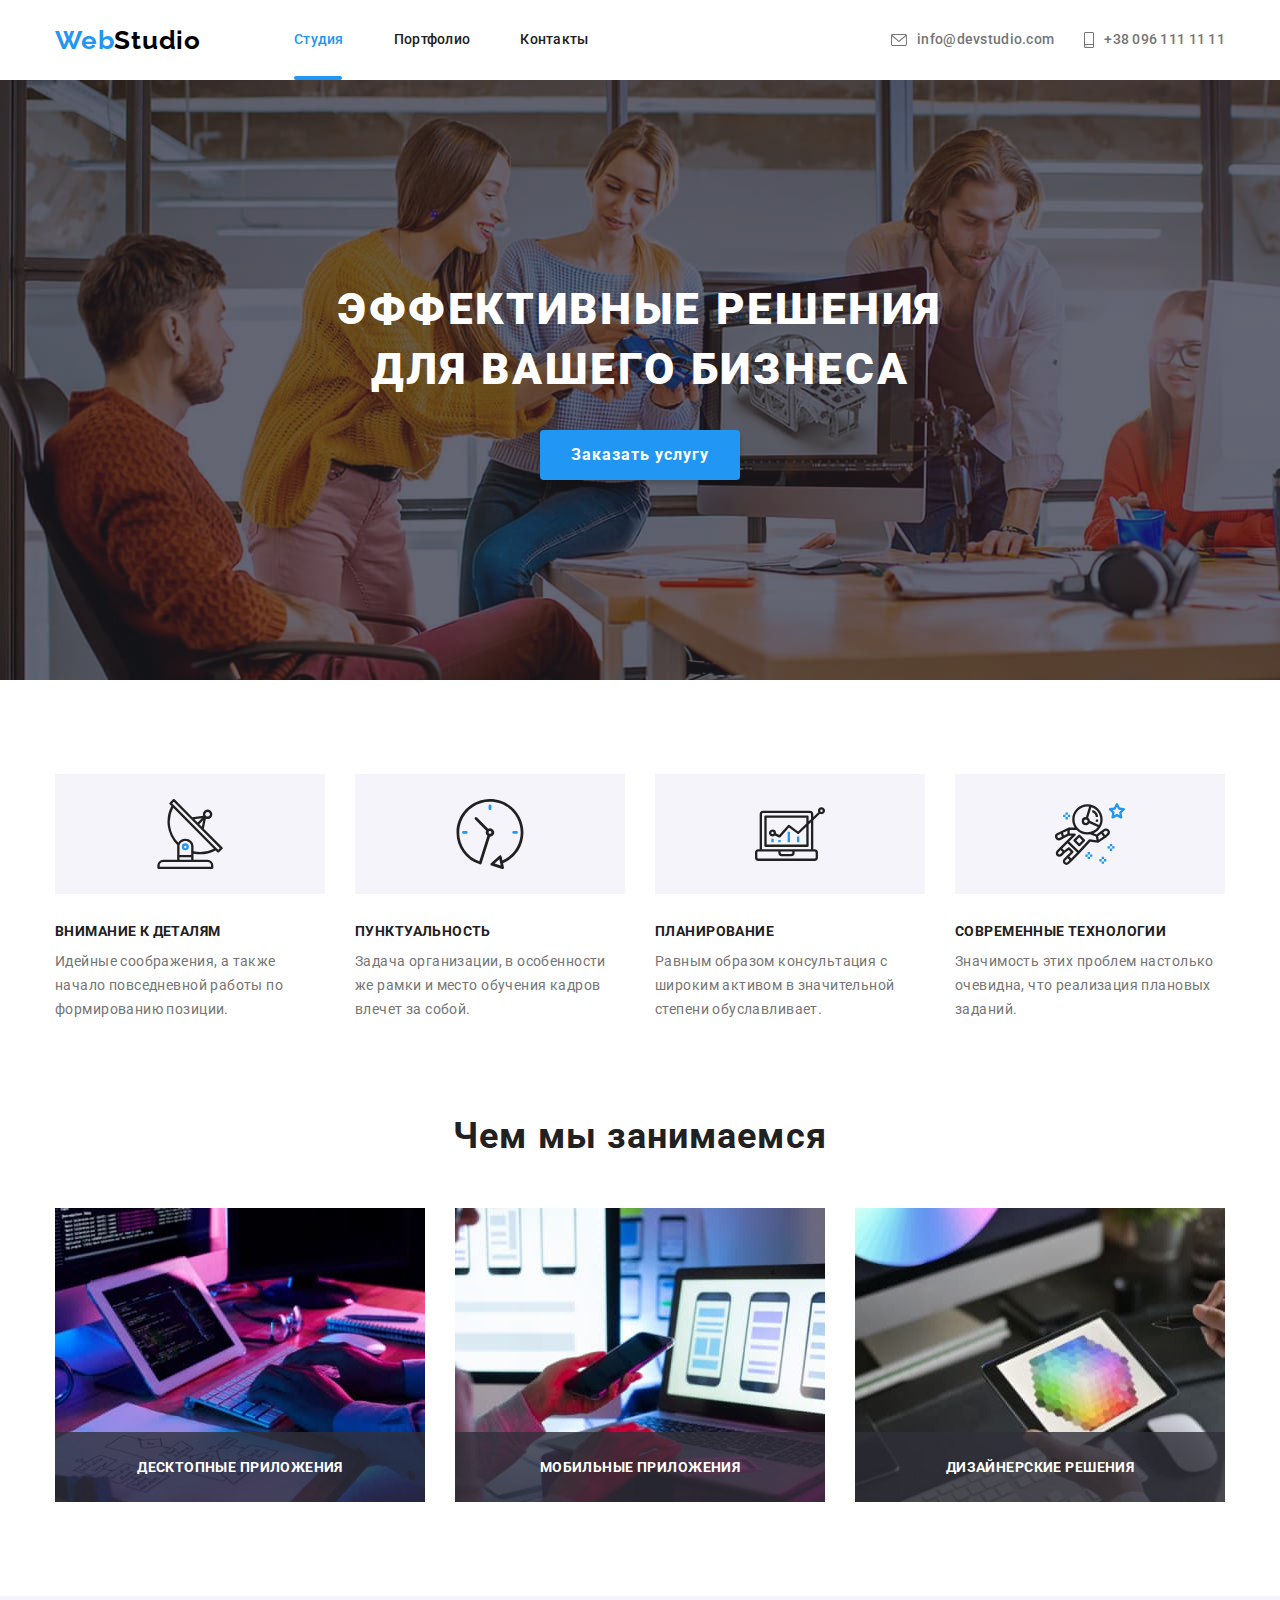
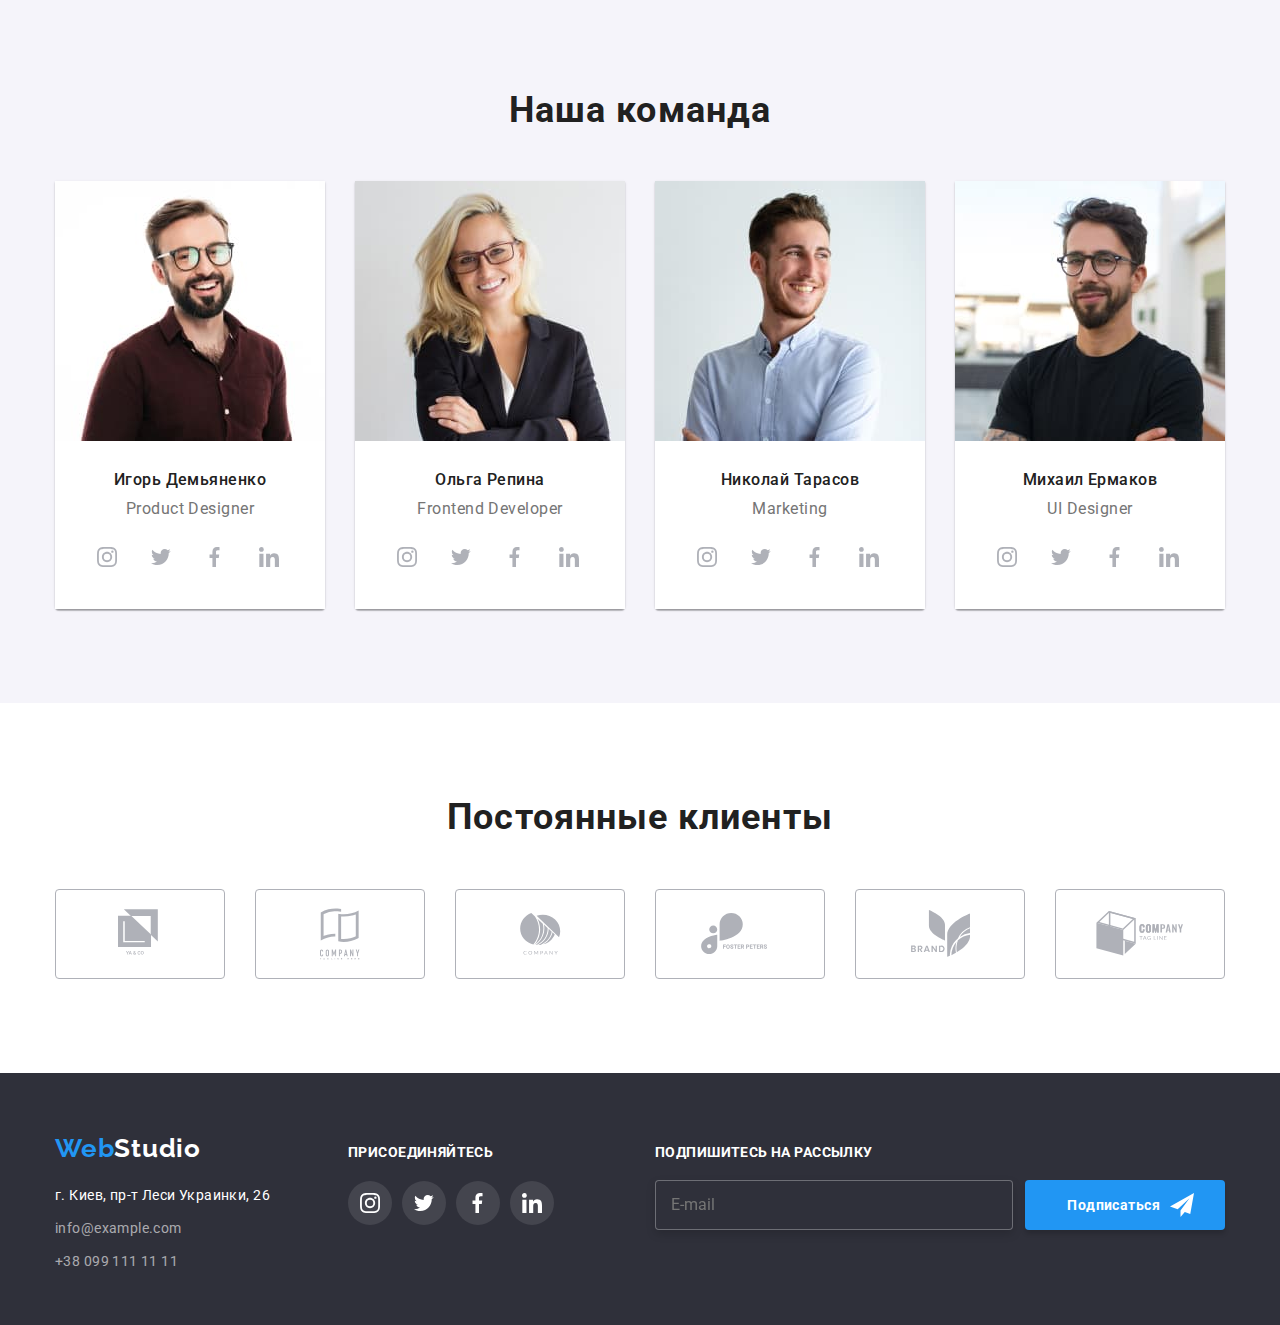
<file: index.html>
<!DOCTYPE html>
<html lang="ru">
  <head>
    <meta charset="UTF-8" />
    <meta name="viewport" content="width=device-width, initial-scale=1.0" />
    <title>Студия</title>
    <link
      rel="stylesheet"
      href="htts://cdnjs.cloudflare.com/ajax/libs/modern-normalize/1.0.0/modern-normalize.css"
    />
    <link
      href="https://fonts.googleapis.com/css2?family=Raleway:wght@700&family=Roboto:wght@400;500;700;900&display=swap"
      rel="stylesheet"
    />

    <link rel="stylesheet" href="./css/main.min.css" />
  </head>

  <body>
    <!-- HEADER -->
    <header class="header">
      <div class="container">
        <nav class="navigation">
          <a class="logo link" href=""
            >Web<span class="logo-second">Studio</span>
          </a>
          <ul class="navigation-list list">
            <li class="navigation-list-item">
              <a
                class="navigation-list-link link current size-navigation nav-list-link"
                href=""
                >Студия</a
              >
            </li>
            <li class="navigation-list-item">
              <a
                class="navigation-list-link link size-navigation nav-list-link"
                href="./portfolio.html"
                >Портфолио</a
              >
            </li>
            <li class="navigation-list-item">
              <a
                class="navigation-list-link link size-navigation nav-list-link"
                href=""
                >Контакты</a
              >
            </li>
          </ul>
        </nav>
        <ul class="list navigation-second">
          <li class="icon-header">
            <a class="header-mail link" href="mailto:info@devstudio.com ">
              <svg width="16" height="12" class="list-icon-header">
                <use href="./images/sprite.svg#icon-mail"></use>
              </svg>
              info@devstudio.com
            </a>
          </li>
          <li class="list-telephone icon-header">
            <a class="header-tel link" href="tel:+380961111111">
              <svg width="10" height="16" class="list-icon-header">
                <use href="./images/sprite.svg#icon-smartphone"></use>
              </svg>
              +38 096 111 11 11
            </a>
          </li>
        </ul>
      </div>
    </header>
    <main>

      <!--OUR DUTIES-->
      <section class="services overlay">
        <div class="container">
          <h1 class="main-title">Эффективные решения для вашего бизнеса</h1>
          <button class="button" type="button" data-modal-open>
            Заказать услугу
          </button>
        </div>
      </section>

      <!--ADVANTAGES-->
      <section class="middle">
        <div class="container">
          <h2 hidden>Наши лучшие качества</h2>
          <ul class="list list-forms">
            <li class="list-quality icon-group">
              <h3 class="quality">Внимание к деталям</h3>
              <p class="quality-inside">
                Идейные соображения, а также начало повседневной работы по
                формированию позиции.
              </p>
            </li>
            <li class="list-quality icon-clock">
              <h3 class="quality">Пунктуальность</h3>
              <p class="quality-inside">
                Задача организации, в особенности же рамки и место обучения
                кадров влечет за собой.
              </p>
            </li>
            <li class="list-quality icon-diagram">
              <h3 class="quality">Планирование</h3>
              <p class="quality-inside">
                Равным образом консультация с широким активом в значительной
                степени обуславливает.
              </p>
            </li>
            <li class="list-quality icon-astronaut">
              <h3 class="quality">Современные технологии</h3>
              <p class="quality-inside">
                Значимость этих проблем настолько очевидна, что реализация
                плановых заданий.
              </p>
            </li>
          </ul>
        </div>
      </section>

      <!--ABOUT US-->
      <section class="jobs">
        <div class="container">
          <h2 class="about-us">Чем мы занимаемся</h2>
          <ul class="list picture-list">
            <li class="job-picture">
              <img
                src="./images/about-us/box-1.jpg"
                alt="ДЕСКТОПНЫЕ ПРИЛОЖЕНИЯ"
                width="370"
                height="294"
              />
              <div class="kind-job-color">
                <p class="kind-job">ДЕСКТОПНЫЕ ПРИЛОЖЕНИЯ</p>
              </div>
            </li>
            <li class="job-picture">
              <img
                src="./images/about-us/img.jpg"
                alt="МОБИЛЬНЫЕ ПРИЛОЖЕНИЯ"
                width="370"
                height="294"
              />
              <div class="kind-job-color">
                <p class="kind-job">МОБИЛЬНЫЕ ПРИЛОЖЕНИЯ</p>
              </div>
            </li>
            <li class="job-picture">
              <img
                src="./images/about-us/box-3.jpg"
                alt="ДИЗАЙНЕРСКИЕ РЕШЕНИЯ"
                width="370"
                height="294"
              />
              <div class="kind-job-color">
                <p class="kind-job">ДИЗАЙНЕРСКИЕ РЕШЕНИЯ</p>
              </div>
            </li>
          </ul>
        </div>
      </section>

      <!--OUR TEAM-->
      <section class="section-second">
        <div class="container">
          <h2 class="team">Наша команда</h2>
          <ul class="list list-photo">
            <li class="photo-border">
              <img
                src="./images/team-photos/img.jpg"
                alt="фото Игорь Демьяненко"
                width="270"
                height="260"
              />
              <div class="name">
                <h3 class="name-team">Игорь Демьяненко</h3>
                <p class="name-profil" lang="en">Product Designer</p>
                <ul class="list list-ic-svg">
                  <li class="list-icon-svg">
                    <a class="link icon-list-team" href="">
                      <svg class="team-svg">
                        <use href="./images/sprite.svg#icon-instagram"></use>
                      </svg>
                    </a>
                  </li>
                  <li class="list-icon-svg">
                    <a class="link icon-list-team" href="">
                      <svg class="team-svg">
                        <use href="./images/sprite.svg#icon-twitter"></use>
                      </svg>
                    </a>
                  </li>
                  <li class="list-icon-svg">
                    <a class="link icon-list-team" href="">
                      <svg class="team-svg">
                        <use href="./images/sprite.svg#icon-facebook"></use>
                      </svg>
                    </a>
                  </li>
                  <li class="list-icon-svg">
                    <a class="link icon-list-team" href="">
                      <svg class="team-svg">
                        <use href="./images/sprite.svg#icon-linkedin"></use>
                      </svg>
                    </a>
                  </li>
                </ul>
              </div>
            </li>
            <li class="photo-border">
              <img
                src="./images/team-photos/img-1.jpg"
                alt="фото Ольга Репина"
                width="270"
                height="260"
              />
              <div class="name">
                <h3 class="name-team">Ольга Репина</h3>
                <p class="name-profil" lang="en">Frontend Developer</p>
                <ul class="list list-ic-svg">
                  <li class="list-icon-svg">
                    <a class="link icon-list-team" href="">
                      <svg class="team-svg">
                        <use href="./images/sprite.svg#icon-instagram"></use>
                      </svg>
                    </a>
                  </li>
                  <li class="list-icon-svg">
                    <a class="link icon-list-team" href="">
                      <svg class="team-svg">
                        <use href="./images/sprite.svg#icon-twitter"></use>
                      </svg>
                    </a>
                  </li>
                  <li class="list-icon-svg">
                    <a class="link icon-list-team" href="">
                      <svg class="team-svg">
                        <use href="./images/sprite.svg#icon-facebook"></use>
                      </svg>
                    </a>
                  </li>
                  <li class="list-icon-svg">
                    <a class="link icon-list-team" href="">
                      <svg class="team-svg">
                        <use href="./images/sprite.svg#icon-linkedin"></use>
                      </svg>
                    </a>
                  </li>
                </ul>
              </div>
            </li>
            <li class="photo-border">
              <img
                src="./images/team-photos/img-2.jpg"
                alt="фото Николай Тарасов"
                width="270"
                height="260"
              />
              <div class="name">
                <h3 class="name-team">Николай Тарасов</h3>
                <p class="name-profil" lang="en">Marketing</p>
                <ul class="list list-ic-svg">
                  <li class="list-icon-svg">
                    <a class="link icon-list-team" href="">
                      <svg class="team-svg">
                        <use href="./images/sprite.svg#icon-instagram"></use>
                      </svg>
                    </a>
                  </li>
                  <li class="list-icon-svg">
                    <a class="link icon-list-team" href="">
                      <svg class="team-svg">
                        <use href="./images/sprite.svg#icon-twitter"></use>
                      </svg>
                    </a>
                  </li>
                  <li class="list-icon-svg">
                    <a class="link icon-list-team" href="">
                      <svg class="team-svg">
                        <use href="./images/sprite.svg#icon-facebook"></use>
                      </svg>
                    </a>
                  </li>
                  <li class="list-icon-svg">
                    <a class="link icon-list-team" href="">
                      <svg class="team-svg">
                        <use href="./images/sprite.svg#icon-linkedin"></use>
                      </svg>
                    </a>
                  </li>
                </ul>
              </div>
            </li>
            <li class="photo-border">
              <img
                src="./images/team-photos/img-3.jpg"
                alt="фото Михаил Ермаков"
                width="270"
                height="260"
              />
              <div class="name">
                <h3 class="name-team">Михаил Ермаков</h3>
                <p class="name-profil" lang="en">UI Designer</p>
                <ul class="list list-ic-svg">
                  <li class="list-icon-svg">
                    <a class="link icon-list-team" href="">
                      <svg class="team-svg">
                        <use href="./images/sprite.svg#icon-instagram"></use>
                      </svg>
                    </a>
                  </li>
                  <li class="list-icon-svg">
                    <a class="link icon-list-team" href="">
                      <svg class="team-svg">
                        <use href="./images/sprite.svg#icon-twitter"></use>
                      </svg>
                    </a>
                  </li>
                  <li class="list-icon-svg">
                    <a class="link icon-list-team" href="">
                      <svg class="team-svg">
                        <use href="./images/sprite.svg#icon-facebook"></use>
                      </svg>
                    </a>
                  </li>
                  <li class="list-icon-svg">
                    <a class="link icon-list-team" href="">
                      <svg class="team-svg">
                        <use href="./images/sprite.svg#icon-linkedin"></use>
                      </svg>
                    </a>
                  </li>
                </ul>
              </div>
            </li>
          </ul>
        </div>
      </section>
      <section class="clients">
        <div class="container">
          <h2 class="our-clients">Постоянные клиенты</h2>
          <ul class="list all-clients">
            <li class="list-clients">
              <a class="list-clients-item" href="">
                <svg width="44" height="49" class="clients-svg">
                  <use href="./images/sprite.svg#icon-yako"></use>
                </svg>
              </a>
            </li>
            <li class="list-clients">
              <a class="list-clients-item" href="">
                <svg width="40" height="52" class="clients-svg">
                  <use href="./images/sprite.svg#icon-company"></use>
                </svg>
              </a>
            </li>
            <li class="list-clients">
              <a class="list-clients-item" href="">
                <svg width="41" height="42" class="clients-svg">
                  <use href="./images/sprite.svg#icon-Object"></use>
                </svg>
              </a>
            </li>
            <li class="list-clients">
              <a class="list-clients-item" href="">
                <svg width="79" height="42" class="clients-svg">
                  <use href="./images/sprite.svg#icon-foster"></use>
                </svg>
              </a>
            </li>
            <li class="list-clients">
              <a class="list-clients-item" href=""
                ><svg width="59" height="47" class="clients-svg">
                  <use href="./images/sprite.svg#icon-brand"></use>
                </svg>
              </a>
            </li>
            <li class="list-clients">
              <a class="list-clients-item" href="">
                <svg width="88" height="45" class="clients-svg">
                  <use href="./images/sprite.svg#icon-tagline"></use>
                </svg>
              </a>
            </li>
          </ul>
        </div>
      </section>
    </main>

    <!--FOOTER-->
    <footer class="footer first-footer">
      <div class="container all-footer">
        <div>
          <a class="footer-logo link" href=""
            >Web<span class="footer-logo-second">Studio</span>
          </a>
          <address class="list-adress">
            <a
              class="address navigation-list-link link"
              href=" https://goo.gl/maps/Kp2JSWdoejmREXsi8"
              >г. Киев, пр-т Леси Украинки, 26</a
            >

            <a
              class="navigation-list-link contacts link"
              href="mailto:info@example.com"
              >info@example.com</a
            >

            <a
              class="navigation-list-link contacts link"
              href="tel:+380991111111"
              >+38 099 111 11 11</a
            >
          </address>
        </div>
        <div class="second-footer">
          <b class="footer-social">ПРИСОЕДИНЯЙТЕСЬ</b>
          <ul class="list list-icon">
            <li class="icon-footer-list">
              <a class="link icon-footer" href="">
                <svg class="footer-svg">
                  <use href="./images/sprite.svg#icon-instagram"></use>
                </svg>
              </a>
            </li>
            <li class="icon-footer-list">
              <a class="link icon-footer" href="">
                <svg class="footer-svg">
                  <use href="./images/sprite.svg#icon-twitter"></use>
                </svg>
              </a>
            </li>
            <li class="icon-footer-list">
              <a class="link icon-footer" href="">
                <svg class="footer-svg">
                  <use href="./images/sprite.svg#icon-facebook"></use>
                </svg>
              </a>
            </li>
            <li class="icon-footer-list">
              <a class="link icon-footer" href="">
                <svg class="footer-svg">
                  <use href="./images/sprite.svg#icon-linkedin"></use>
                </svg>
              </a>
            </li>
          </ul>
        </div>
        <form action="#" class="footer-form">
          <div class="subscribe-mail">
            <b class="title-sibscribe">Подпишитесь на рассылку</b>
            <input
              type="email"
              name="subscribe"
              id="subscribe"
              class="text-mail"
              placeholder="E-mail"
            />
          </div>
          <button type="submit" class="send-button">
            Подписаться
            <svg width="24" height="24" class="svg-subscribe">
              <use href="./images/sprite.svg#icon-iconsend"></use>
            </svg>
          </button>
        </form>
      </div>
    </footer>
    <div class="backdrop is-hidden modal" data-modal>
      <button type="button" class="close-btn" data-modal-close>
        <svg width="18" height="18">
          <use href="./images/sprite.svg#icon-close-ic"></use>
        </svg>
      </button>

      <form action="#" class="modalfrm">
        <h2 class="modalfrm-title">Оставьте свои данные, мы вам перезвоним</h2>

        <label class="modalfrm-field"
          >Имя
          <span class="modalfrm-wraper">
            <input
              type="text"
              name="user-name"
              class="modalfrm-input"
              required
            />
            <svg width="18" height="18" class="modal-form-svg">
              <use href="./images/sprite.svg#icon-person"></use>
            </svg>
          </span>
        </label>

        <label class="modalfrm-field"
          >Телефон
          <span class="modalfrm-wraper">
            <input
              type="tel"
              name="user-phone"
              class="modalfrm-input"
              required
            />
            <svg width="18" height="18" class="modal-form-svg">
              <use href="./images/sprite.svg#icon-phone"></use>
            </svg>
          </span>
        </label>

        <label class="modalfrm-field"
          >Почта
          <span class="modalfrm-wraper">
            <input
              type="email"
              name="user-mail"
              class="modalfrm-input"
              required
            />
            <svg width="18" height="18" class="modal-form-svg">
              <use href="./images/sprite.svg#icon-mail"></use>
            </svg>
          </span>
        </label>

        <label for="comments" class="text-form">Коментарий</label>
        <textarea
          name="user-message"
          id="comments"
          placeholder="Введите текст"
          class="modal-form-message"
        ></textarea>
        <input
          type="checkbox"
          name="agree"
          value="acept"
          id="agree"
          class="modal-form-agree visually-hidden"
        />
        <label for="agree" class="modal-label-agree"
          >Соглашаюсь с рассылкой и принимаю &ensp;<a href="">
            Условия договора</a
          >
        </label>
        <button type="submit" class="modal-form-btn">Отправить</button>
      </form>
    </div>
    <script src="./js/modal.js"></script>
  </body>
</html>
</file>
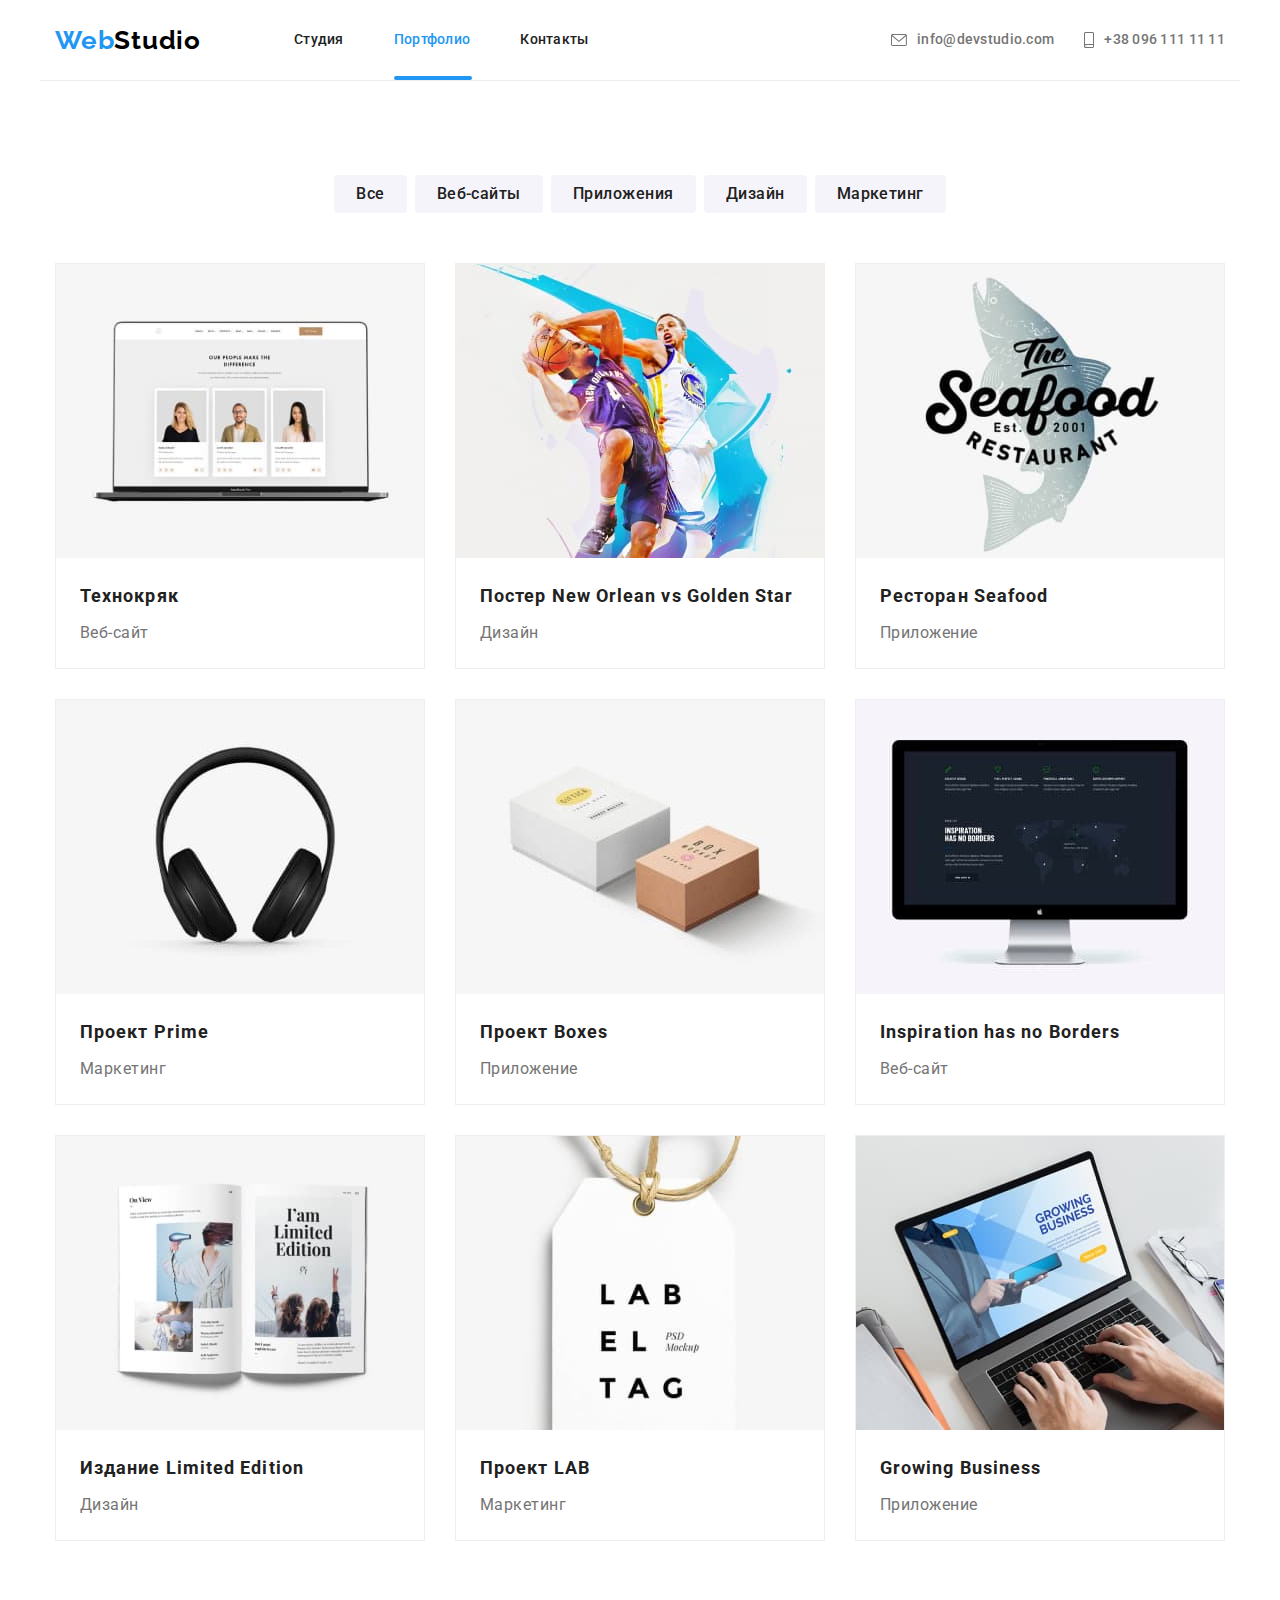
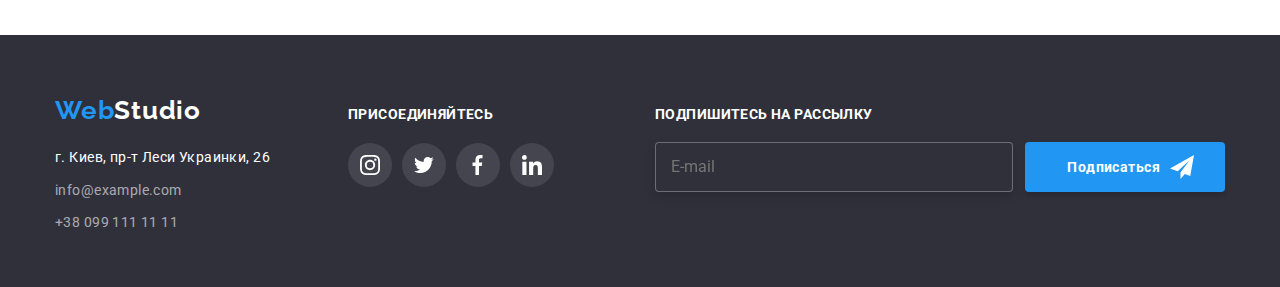
<file: portfolio.html>
<!DOCTYPE html>
<html lang="ru">
  <head>
    <meta charset="UTF-8" />
    <meta name="viewport" content="width=device-width, initial-scale=1.0" />
    <title>Портфолио</title>
    <link
      rel="stylesheet"
      href="htts://cdnjs.cloudflare.com/ajax/libs/modern-normalize/1.0.0/modern-normalize.css"
    />
    <link
      href="https://fonts.googleapis.com/css2?family=Raleway:wght@700&family=Roboto:wght@400;500;700;900&display=swap"
      rel="stylesheet"
    />

    <link rel="stylesheet" href="./css/portfolio.min.css" />
  </head>
  <body>
    
    <!-- HEADER -->
    <header class="header">
      <div class="container header-border">
        <nav class="navigation">
          <a class="logo link" href=""
            >Web<span class="logo-second">Studio</span>
          </a>
          <ul class="navigation-list list">
            <li class="navigation-list-item">
              <a
                class="navigation-list-link link size-navigation"
                href="./index.html"
                >Студия</a
              >
            </li>
            <li class="navigation-list-item">
              <a
                class="navigation-list-link link current-portfolio size-navigation"
                href="./portfolio.html"
                >Портфолио</a
              >
            </li>
            <li class="navigation-list-item">
              <a class="navigation-list-link link size-navigation" href=""
                >Контакты</a
              >
            </li>
          </ul>
        </nav>
        <ul class="list navigation-second">
          <li class="icon-header">
            <a class="header-mail link" href="mailto:info@devstudio.com ">
              <svg width="16" height="12" class="list-icon-header">
                <use href="./images/sprite.svg#icon-mail"></use>
              </svg>
              info@devstudio.com
            </a>
          </li>
          <li class="list-telephone icon-header">
            <a class="header-tel link" href="tel:+380961111111">
              <svg width="10" height="16" class="list-icon-header">
                <use href="./images/sprite.svg#icon-smartphone"></use>
              </svg>
              +38 096 111 11 11
            </a>
          </li>
        </ul>
      </div>
    </header>
    <main>

      <!--OUR PROJECTS-->
      <section class="first-section">
        <div class="container button-cont">
          <h1 hidden>Our projects</h1>
          <ul class="list all-button">
            <li class="project">
              <button class="projects" type="button">Все</button>
            </li>
            <li class="project">
              <button class="projects" type="button">Веб-сайты</button>
            </li>
            <li class="project">
              <button class="projects" type="button">Приложения</button>
            </li>
            <li class="project">
              <button class="projects" type="button">Дизайн</button>
            </li>
            <li class="project">
              <button class="projects" type="button">Маркетинг</button>
            </li>
          </ul>

          <ul class="list">
            <li class="border">
              <a class="link shadow" href="">
                <div class="list-hide">
                  <img src="./images/portfolio/img0.jpg" alt="ноутбук" />
                  <div class="second-overlay">
                    <p class="text-overlay">
                      Технокряк это современная площадка распространения
                      коронавируса. Компании используют эту платформу для
                      цифрового шпионажа и атак на защищённые сервера
                      конкурентов.
                    </p>
                  </div>
                </div>

                <div class="pictures-items">
                  <h2 class="our-projects">Технокряк</h2>
                  <p class="our-projects-type">Веб-сайт</p>
                </div>
              </a>
            </li>
            <li class="border">
              <a class="link shadow" href="">
                <div class="list-hide">
                  <img
                    src="./images/portfolio/img-1.jpg"
                    alt="грають в баскетбол"
                  />
                  <div class="second-overlay">
                    <p class="text-overlay">
                      New Orlean vs Golden Star
                    </p>
                  </div>
                </div>
                <div class="pictures-items">
                  <h2 class="our-projects">
                    Постер <span lang="en">New Orlean vs Golden Star</span>
                  </h2>
                  <p class="our-projects-type">Дизайн</p>
                </div>
              </a>
            </li>
            <li class="border">
              <a class="link shadow" href="">
                <div class="list-hide">
                  <img
                    src="./images/portfolio/img-2.jpg"
                    alt="логотип ресторана"
                  />
                  <div class="second-overlay">
                    <p class="text-overlay">
                      Seafood Restaurant
                    </p>
                  </div>
                </div>
                <div class="pictures-items">
                  <h2 class="our-projects">
                    Ресторан <span lang="en">Seafood</span>
                  </h2>
                  <p class="our-projects-type">Приложение</p>
                </div>
              </a>
            </li>
            <li class="border">
              <a class="link shadow" href="">
                <div class="list-hide">
                  <img src="./images/portfolio/img-3.jpg" alt="навушники" />
                  <div class="second-overlay">
                    <p class="text-overlay">
                      Prime Project
                    </p>
                  </div>
                </div>
                <div class="pictures-items">
                  <h2 class="our-projects">
                    Проект <span lang="en">Prime</span>
                  </h2>
                  <p class="our-projects-type">Маркетинг</p>
                </div>
              </a>
            </li>
            <li class="border">
              <a class="link shadow" href="">
                <div class="list-hide">
                  <img src="./images/portfolio/img-4.jpg" alt=" дві коробки" />
                  <div class="second-overlay">
                    <p class="text-overlay">
                      Boxes Project
                    </p>
                  </div>
                </div>
                <div class="pictures-items">
                  <h2 class="our-projects">
                    Проект <span lang="en">Boxes</span>
                  </h2>
                  <p class="our-projects-type">Приложение</p>
                </div>
              </a>
            </li>
            <li class="border">
              <a class="link shadow" href="">
                <div class="list-hide">
                  <img src="./images/portfolio/img-5.jpg" alt="монітор" />
                  <div class="second-overlay">
                    <p class="text-overlay">
                      Inspiration has no Borders
                    </p>
                  </div>
                </div>
                <div class="pictures-items">
                  <h2 class="our-projects" lang="en">
                    Inspiration has no Borders
                  </h2>
                  <p class="our-projects-type">Веб-сайт</p>
                </div>
              </a>
            </li>
            <li class="border">
              <a class="link shadow" href="">
                <div class="list-hide">
                  <img src="./images/portfolio/img-6.jpg" alt="книга" />
                  <div class="second-overlay">
                    <p class="text-overlay">
                      Limited Edition Magazine
                    </p>
                  </div>
                </div>
                <div class="pictures-items">
                  <h2 class="our-projects">
                    Издание <span lang="en">Limited Edition</span>
                  </h2>
                  <p class="our-projects-type">Дизайн</p>
                </div>
              </a>
            </li>
            <li class="border">
              <a class="link shadow" href="">
                <div class="list-hide">
                  <img src="./images/portfolio/img-7.jpg" alt="бірка" />
                  <div class="second-overlay">
                    <p class="text-overlay">
                      LAB Project
                    </p>
                  </div>
                </div>
                <div class="pictures-items">
                  <h2 class="our-projects">
                    Проект <span lang="en">LAB</span>
                  </h2>
                  <p class="our-projects-type">Маркетинг</p>
                </div>
              </a>
            </li>
            <li class="border">
              <a class="link shadow" href="">
                <div class="list-hide">
                  <img src="./images/portfolio/img-8.jpg" alt="наберає текст" />
                  <div class="second-overlay">
                    <p class="text-overlay">
                      Growing Business
                    </p>
                  </div>
                </div>
                <div class="pictures-items">
                  <h2 class="our-projects" lang="en">Growing Business</h2>
                  <p class="our-projects-type">Приложение</p>
                </div>
              </a>
            </li>
          </ul>
        </div>
      </section>
    </main>

    <!--FOOTER-->
    <footer class="footer first-footer">
      <div class="container all-footer">
        <div>
          <a class="footer-logo link" href=""
            >Web<span class="footer-logo-second">Studio</span>
          </a>
          <address class="list-adress">
            <a
              class="address navigation-list-link link"
              href=" https://goo.gl/maps/Kp2JSWdoejmREXsi8"
              >г. Киев, пр-т Леси Украинки, 26</a
            >

            <a
              class="navigation-list-link contacts link"
              href="mailto:info@example.com"
              >info@example.com</a
            >

            <a
              class="navigation-list-link contacts link"
              href="tel:+380991111111"
              >+38 099 111 11 11</a
            >
          </address>
        </div>
        <div class="second-footer">
          <b class="footer-social">ПРИСОЕДИНЯЙТЕСЬ</b>
          <ul class="list list-icon">
            <li class="icon-footer-list">
              <a class="link icon-footer" href="">
                <svg class="footer-svg">
                  <use href="./images/sprite.svg#icon-instagram"></use>
                </svg>
              </a>
            </li>
            <li class="icon-footer-list">
              <a class="link icon-footer" href="">
                <svg class="footer-svg">
                  <use href="./images/sprite.svg#icon-twitter"></use>
                </svg>
              </a>
            </li>
            <li class="icon-footer-list">
              <a class="link icon-footer" href="">
                <svg class="footer-svg">
                  <use href="./images/sprite.svg#icon-facebook"></use>
                </svg>
              </a>
            </li>
            <li class="icon-footer-list">
              <a class="link icon-footer" href="">
                <svg class="footer-svg">
                  <use href="./images/sprite.svg#icon-linkedin"></use>
                </svg>
              </a>
            </li>
          </ul>
        </div>
        
        <form action="" class="footer-form">
          <div class="subscribe-mail">
            <label for="subscribe" class="title-sibscribe">Подпишитесь на рассылку</label>
            <input type="email" name="subscribe" id="subscribe" class="text-mail" placeholder="E-mail" />
          </div>
        
          <button type="submit" class="send-button">
            Подписаться
            <svg width="24" height="24" class="svg-subscribe">
              <use href="./images/sprite.svg#icon-iconsend"></use>
            </svg>
          </button>
        
        </form>
        </div>
        </div>
    </footer>
  </body>
</html>
</file>
<file: css/main.min.css>
.visually-hidden{position:absolute !important;clip:rect(1px 1px 1px 1px);clip:rect(1px, 1px, 1px, 1px);padding:0 !important;border:0 !important;height:1px !important;width:1px !important;overflow:hidden}*,*::before,*::after{-webkit-box-sizing:border-box;box-sizing:border-box;margin:0;padding:0}body{font-family:"Roboto",sans-serif;background:#fff}.list{list-style:none}.link{text-decoration:none}img{display:block}.container{width:1200px;padding:0 15px;margin:0 auto;-webkit-box-align:center;-ms-flex-align:center;align-items:center}.button{background:#2196f3;-webkit-box-shadow:0px 4px 4px rgba(0,0,0,0.15);box-shadow:0px 4px 4px rgba(0,0,0,0.15);font-weight:700;font-size:16px;line-height:1.87;letter-spacing:0.06em;color:#fff;width:200px;height:50px;border-radius:4px;border:solid transparent;margin-top:30px}.backdrop{width:100%;height:100%;background:rgba(0,0,0,0.2);position:fixed;top:0;left:0;opacity:1;-webkit-transition:opacity 250ms cubic-bezier(0.4, 0, 0.2, 1);transition:opacity 250ms cubic-bezier(0.4, 0, 0.2, 1)}.backdrop.is-hidden{opacity:0;visibility:hidden;pointer-events:none;-webkit-transition:opacity 250ms cubic-bezier(0.4, 0, 0.2, 1);transition:opacity 250ms cubic-bezier(0.4, 0, 0.2, 1)}.modal{position:absolute;top:50%;left:50%;-webkit-transform:translate(-50%, -50%) scale(1);transform:translate(-50%, -50%) scale(1);width:528px;height:581px;-webkit-transition:background-color 250ms cubic-bezier(0.4, 0, 0.2, 1);transition:background-color 250ms cubic-bezier(0.4, 0, 0.2, 1);background-color:#fff;-webkit-box-shadow:0px 1px 3px rgba(0,0,0,0.12),0px 1px 1px rgba(0,0,0,0.14),0px 2px 1px rgba(0,0,0,0.2);box-shadow:0px 1px 3px rgba(0,0,0,0.12),0px 1px 1px rgba(0,0,0,0.14),0px 2px 1px rgba(0,0,0,0.2);border-radius:4px;padding:40px}.backdrop.is-hidden .modal{-webkit-transform:translate(-50%, -50%) scale(0);transform:translate(-50%, -50%) scale(0);-webkit-transition:250ms cubic-bezier(0.4, 0, 0.2, 1);transition:250ms cubic-bezier(0.4, 0, 0.2, 1)}.close-btn{width:30px;height:30px;display:-webkit-box;display:-ms-flexbox;display:flex;-webkit-box-pack:center;-ms-flex-pack:center;justify-content:center;-webkit-box-align:center;-ms-flex-align:center;align-items:center;position:absolute;top:8px;right:8px;border:1px solid rgba(0,0,0,0.1);border-radius:50%;background-color:#fff;cursor:pointer;-webkit-transition:fill 250ms cubic-bezier(0.4, 0, 0.2, 1);transition:fill 250ms cubic-bezier(0.4, 0, 0.2, 1)}.close-btn:hover{fill:#2196f3}.modalfrm{display:-webkit-box;display:-ms-flexbox;display:flex;-webkit-box-orient:vertical;-webkit-box-direction:normal;-ms-flex-direction:column;flex-direction:column}.modalfrm-title{text-align:center;font-size:20px;line-height:23px;letter-spacing:0.03em;margin-bottom:12px}.modalfrm-field{margin-bottom:10px;font-size:12px;line-height:14px;letter-spacing:0.01em;color:#757575}.modalfrm-wraper{display:block;position:relative;margin-top:4px}.modalfrm-input{display:block;width:100%;height:40px;border:1px solid rgba(33,33,33,0.2);border-radius:4px;padding-left:42px;cursor:pointer}.modalfrm-input:focus{outline:none;border:1px solid #2196f3;-webkit-transition:border 250ms cubic-bezier(0.4, 0, 0.2, 1);transition:border 250ms cubic-bezier(0.4, 0, 0.2, 1)}.modal-form-message{padding:12px 16px;font-size:12px;letter-spacing:0.01em;height:120px;border:1px solid rgba(33,33,33,0.2);border-radius:4px;resize:none;margin-bottom:20px;cursor:pointer}.modal-form-message:focus{outline:none;border:1px solid #2196f3;-webkit-transition:border 250ms cubic-bezier(0.4, 0, 0.2, 1);transition:border 250ms cubic-bezier(0.4, 0, 0.2, 1)}.modal-form-svg{position:absolute;top:50%;left:12px;-webkit-transform:translateY(-50%);transform:translateY(-50%)}.modalfrm-input:focus+.modal-form-svg{fill:#2196f3;-webkit-transition:fill 250ms cubic-bezier(0.4, 0, 0.2, 1);transition:fill 250ms cubic-bezier(0.4, 0, 0.2, 1)}.text-form{font-size:12px;line-height:14px;letter-spacing:0.01em;color:#757575;margin-bottom:4px}.modal-label-agree{display:-webkit-box;display:-ms-flexbox;display:flex;-webkit-box-pack:center;-ms-flex-pack:center;justify-content:center;-ms-flex-line-pack:center;align-content:center;font-size:14px;letter-spacing:0.03em;color:#757575;margin-bottom:30px}.modal-label-agree::before{display:inline-block;content:'';border:2px solid #212121;border-radius:2px;width:16px;height:15px;margin-right:7px;-webkit-transition:border-color 250ms cubic-bezier(0.4, 0, 0.2, 1),background-color 250ms cubic-bezier(0.4, 0, 0.2, 1);transition:border-color 250ms cubic-bezier(0.4, 0, 0.2, 1),background-color 250ms cubic-bezier(0.4, 0, 0.2, 1)}.modal-form-agree:checked+.modal-label-agree::before{background-color:#2196f3;background-image:url(../images/modal/iconcheck.svg);background-size:contain;background-origin:border-box;border-color:#2196f3}.modal-form-btn{margin:auto;-ms-flex-item-align:start;align-self:flex-start;background:#2196f3;-webkit-box-shadow:0px 4px 4px rgba(0,0,0,0.15);box-shadow:0px 4px 4px rgba(0,0,0,0.15);border-radius:4px;border:solid transparent;height:50px;width:200px;font-size:16px;letter-spacing:0.06em;color:#fff;cursor:pointer}.logo{font-family:'Raleway', sans-serif;font-weight:700;font-size:26px;line-height:1.19;letter-spacing:0.03em;color:#2196f3;margin-right:93px}.logo-second{color:#000}.header .container{display:-webkit-box;display:-ms-flexbox;display:flex}.navigation-list-item:not(:last-child){margin-right:50px}.navigation{display:-webkit-box;display:-ms-flexbox;display:flex;-webkit-box-align:center;-ms-flex-align:center;align-items:center}.navigation-list{display:-webkit-box;display:-ms-flexbox;display:flex}.navigation-second{display:-webkit-box;display:-ms-flexbox;display:flex;-webkit-box-pack:end;-ms-flex-pack:end;justify-content:flex-end;margin-left:auto}.list-telephone{margin-left:30px}.navigation-list-link{display:block;font-weight:500;font-size:14px;line-height:1.14;letter-spacing:0.02em;color:#212121}.nav-list-link{-webkit-transition:color 250ms cubic-bezier(0.4, 0, 0.2, 1);transition:color 250ms cubic-bezier(0.4, 0, 0.2, 1)}.nav-list-link:hover,.nav-list-link:focus{color:#2196f3}.header-mail{display:-webkit-box;display:-ms-flexbox;display:flex;-webkit-box-align:center;-ms-flex-align:center;align-items:center;font-weight:500;font-size:14px;line-height:1.14;letter-spacing:0.02em;color:#757575;padding-top:32px;padding-bottom:32px;-webkit-transition:color 250ms cubic-bezier(0.4, 0, 0.2, 1);transition:color 250ms cubic-bezier(0.4, 0, 0.2, 1)}.header-mail:hover,.header-mail:focus{color:#2196f3}.current{color:#2196f3;position:relative}.current::after{display:-webkit-box;display:-ms-flexbox;display:flex;content:'';width:48px;height:4px;background-color:#2196f3;border-radius:2px;position:absolute;bottom:0}.current-portfolio{color:#2196f3;position:relative}.current-portfolio::after{display:-webkit-box;display:-ms-flexbox;display:flex;content:'';width:78px;height:4px;background-color:#2196f3;border-radius:2px;position:absolute;bottom:0}.size-navigation{padding-top:32px;padding-bottom:32px}.header-tel{display:-webkit-box;display:-ms-flexbox;display:flex;-webkit-box-align:center;-ms-flex-align:center;align-items:center;font-weight:500;font-size:14px;line-height:1.14;letter-spacing:0.02em;color:#757575;padding-top:32px;padding-bottom:32px;-webkit-transition:color 250ms cubic-bezier(0.4, 0, 0.2, 1);transition:color 250ms cubic-bezier(0.4, 0, 0.2, 1)}.header-tel:hover,.header-tel:focus{color:#2196f3}.icon-header{display:-webkit-box;display:-ms-flexbox;display:flex;-webkit-box-align:center;-ms-flex-align:center;align-items:center;-webkit-box-pack:center;-ms-flex-pack:center;justify-content:center}.list-icon-header{margin-right:10px;fill:#757575;-webkit-transition:fill 250ms cubic-bezier(0.4, 0, 0.2, 1);transition:fill 250ms cubic-bezier(0.4, 0, 0.2, 1)}.header-tel:hover .list-icon-header,.header-mail:hover .list-icon-header{fill:#2196f3}.header-border{border-bottom:1px solid #ececec}.overlay{background-image:-webkit-gradient(linear, left top, left bottom, from(rgba(47,48,58,0.4)), to(rgba(47,48,58,0.4))),url(../images/main/Overlay.jpg);background-image:linear-gradient(rgba(47,48,58,0.4), rgba(47,48,58,0.4)),url(../images/main/Overlay.jpg);background-color:#000;height:600px;max-width:1600px;margin-left:auto;margin-right:auto}.services{text-align:center;padding-top:200px;padding-bottom:200px}.main-title{font-weight:900;font-size:44px;line-height:1.36;letter-spacing:0.06em;text-transform:uppercase;color:#fff;width:660px;margin:0 auto}.list-quality:not(:last-child){margin-right:30px}.list-quality::before{display:block;content:'';height:120px;background-repeat:no-repeat;background-position:center;background-color:#f5f4fa}.icon-group::before{background-image:url(../images/quality/Group.svg)}.icon-clock::before{background-image:url(../images/quality/clock.svg)}.icon-diagram::before{background-image:url(../images/quality/diagram.svg)}.icon-astronaut::before{background-image:url(../images/quality/astronaut.svg)}.list-forms{display:-webkit-box;display:-ms-flexbox;display:flex;-webkit-box-pack:justify;-ms-flex-pack:justify;justify-content:space-between}.middle{padding-top:94px}.quality{font-weight:700;font-size:14px;line-height:1.14;letter-spacing:0.03em;text-transform:uppercase;color:#212121;margin-top:30px;margin-bottom:10px}.quality-inside{font-weight:400;font-size:14px;line-height:1.71;letter-spacing:0.03em;color:#757575;width:270px}.job-picture{position:relative}.job-picture:not(:last-child){margin-right:30px}.picture-list{display:-webkit-box;display:-ms-flexbox;display:flex;-webkit-box-pack:justify;-ms-flex-pack:justify;justify-content:space-between}.kind-job-color{background:rgba(47,48,58,0.8);width:100%;height:70px;position:absolute;bottom:0}.kind-job{position:absolute;top:50%;left:50%;-webkit-transform:translate(-50%, -50%);transform:translate(-50%, -50%);font-size:14px;font-weight:700;line-height:1.17;letter-spacing:0.03em;white-space:nowrap;color:#fff}.about-us,.team{font-weight:700;font-size:36px;line-height:1.16;letter-spacing:0.03em;color:#212121}.icon-list-team{display:-webkit-box;display:-ms-flexbox;display:flex;-webkit-box-align:center;-ms-flex-align:center;align-items:center;-webkit-box-pack:center;-ms-flex-pack:center;justify-content:center;width:44px;height:44px;border-radius:50px;-webkit-transition:background-color 250ms cubic-bezier(0.4, 0, 0.2, 1);transition:background-color 250ms cubic-bezier(0.4, 0, 0.2, 1)}.icon-list-team:hover{background-color:#2196f3}.team-svg{fill:#afb1b8;width:20px;height:20px;-webkit-transition:fill 250ms cubic-bezier(0.4, 0, 0.2, 1);transition:fill 250ms cubic-bezier(0.4, 0, 0.2, 1)}.icon-list-team:hover .team-svg{fill:#fff}.list-icon-svg:not(:last-child){margin-right:10px}.list-ic-svg{display:-webkit-box;display:-ms-flexbox;display:flex}.jobs{padding-top:94px;padding-bottom:94px}.about-us{text-align:center;margin-bottom:50px}.section-second{background:#f5f4fa;padding-top:94px;padding-bottom:94px}.photo-border{width:270px;-webkit-box-shadow:0px 1px 3px rgba(0,0,0,0.12),0px 1px 1px rgba(0,0,0,0.14),0px 2px 1px rgba(0,0,0,0.2);box-shadow:0px 1px 3px rgba(0,0,0,0.12),0px 1px 1px rgba(0,0,0,0.14),0px 2px 1px rgba(0,0,0,0.2);border-radius:0px 0px 4px 4px}.photo-border:not(:last-child){margin-right:30px}.team{text-align:center;margin-bottom:50px}.list-photo{display:-webkit-box;display:-ms-flexbox;display:flex}.name{text-align:center;padding-top:30px;padding-bottom:30px;padding-left:30px;padding-right:30px;background-color:#fff}.name-team{font-weight:500;font-size:16px;line-height:1.18;letter-spacing:0.03em;color:#212121}.name-profil{font-weight:400;font-size:16px;line-height:1.18;letter-spacing:0.03em;color:#757575;text-align:center;margin-top:10px;margin-bottom:16px}.clients{margin-top:94px;margin-bottom:94px}.all-clients{display:-webkit-box;display:-ms-flexbox;display:flex;-webkit-box-pack:justify;-ms-flex-pack:justify;justify-content:space-between;margin-top:50px}.our-clients{text-align:center;font-weight:700;font-size:36px;line-height:1.16;letter-spacing:0.03em;color:#212121}.list-clients-item{display:-webkit-box;display:-ms-flexbox;display:flex;-webkit-box-align:center;-ms-flex-align:center;align-items:center;-webkit-box-pack:center;-ms-flex-pack:center;justify-content:center;width:170px;height:90px;border:1px solid #afb1b8;-webkit-box-sizing:border-box;box-sizing:border-box;border-radius:4px;-webkit-transition:border 250ms cubic-bezier(0.4, 0, 0.2, 1);transition:border 250ms cubic-bezier(0.4, 0, 0.2, 1)}.list-clients-item:hover{border:1px solid #2196f3}.clients-svg{fill:#afb1b8;-webkit-transition:fill 250ms cubic-bezier(0.4, 0, 0.2, 1);transition:fill 250ms cubic-bezier(0.4, 0, 0.2, 1)}.list-clients-item:hover .clients-svg{fill:#2196f3}.footer{background:#2f303a;height:252px;padding-top:60px;padding-bottom:60px}.list-adress{margin-top:20px}.footer-logo{font-family:'Raleway', sans-serif;font-weight:700;font-size:26px;line-height:1.19;letter-spacing:0.03em;color:#2196f3}.footer-logo-second{color:#fff}.navigation-list-link:not(:last-child){margin-bottom:9px}.address{font-style:normal;font-weight:400;font-size:14px;line-height:1.71;letter-spacing:0.03em;color:#fff}.contacts{font-style:normal;font-weight:400;font-size:14px;line-height:1.71;letter-spacing:0.03em;color:rgba(255,255,255,0.6)}.first-footer{display:-webkit-box;display:-ms-flexbox;display:flex;-webkit-box-align:baseline;-ms-flex-align:baseline;align-items:baseline}.second-footer{margin-left:70px}.list-icon{display:-webkit-box;display:-ms-flexbox;display:flex;margin-top:20px}.footer-social{font-style:normal;font-weight:700;font-size:14px;line-height:16px;letter-spacing:0.03em;text-transform:uppercase;color:#fff}.icon-footer{display:-webkit-box;display:-ms-flexbox;display:flex;-webkit-box-align:center;-ms-flex-align:center;align-items:center;-webkit-box-pack:center;-ms-flex-pack:center;justify-content:center;width:44px;height:44px;background:rgba(255,255,255,0.1);border-radius:50%;-webkit-transition:background-color 250ms cubic-bezier(0.4, 0, 0.2, 1);transition:background-color 250ms cubic-bezier(0.4, 0, 0.2, 1)}.icon-footer:hover{background-color:#2196f3}.footer-svg{display:-webkit-box;display:-ms-flexbox;display:flex;width:20px;height:20px;fill:#fff}.icon-footer-list:not(:last-child){margin-right:10px}.all-footer{display:-webkit-box;display:-ms-flexbox;display:flex;-webkit-box-pack:justify;-ms-flex-pack:justify;justify-content:space-between;-webkit-box-align:baseline;-ms-flex-align:baseline;align-items:baseline}.subscribe-mail{display:-webkit-box;display:-ms-flexbox;display:flex;-webkit-box-orient:vertical;-webkit-box-direction:normal;-ms-flex-direction:column;flex-direction:column;-webkit-box-align:start;-ms-flex-align:start;align-items:flex-start;margin-left:93px}.footer-form{display:-webkit-box;display:-ms-flexbox;display:flex;-webkit-box-align:end;-ms-flex-align:end;align-items:flex-end}.send-button{display:-webkit-box;display:-ms-flexbox;display:flex;-webkit-box-align:center;-ms-flex-align:center;align-items:center;-webkit-box-pack:end;-ms-flex-pack:end;justify-content:flex-end;margin-left:12px;width:200px;height:50px;background-color:#2196f3;font-style:normal;font-weight:700;font-size:14px;line-height:30px;letter-spacing:0.03em;color:#fff;-webkit-box-shadow:0px 4px 4px rgba(0,0,0,0.15);box-shadow:0px 4px 4px rgba(0,0,0,0.15);border-radius:4px;border:solid transparent}.svg-subscribe{margin-right:28px;margin-left:10px}.text-mail{width:358px;height:50px;margin-top:20px;color:#fff}.subscribe-mail input{padding:15px;font-size:16px;background-color:#2f303a;border:1px solid rgba(255,255,255,0.3);-webkit-box-sizing:border-box;box-sizing:border-box;-webkit-filter:drop-shadow(0px 4px 4px rgba(0,0,0,0.15));filter:drop-shadow(0px 4px 4px rgba(0,0,0,0.15));border-radius:4px}.title-sibscribe{font-style:normal;font-weight:700;font-size:14px;line-height:16px;letter-spacing:0.03em;text-transform:uppercase;color:#fff}
/*# sourceMappingURL=main.min.css.map */
</file>
<file: css/portfolio.min.css>
*,*::before,*::after{-webkit-box-sizing:border-box;box-sizing:border-box;margin:0;padding:0}body{font-family:"Roboto",sans-serif;background:#fff}.list{list-style:none}.link{text-decoration:none}img{display:block}.container{width:1200px;padding:0 15px;margin:0 auto;-webkit-box-align:center;-ms-flex-align:center;align-items:center}.logo{font-family:'Raleway', sans-serif;font-weight:700;font-size:26px;line-height:1.19;letter-spacing:0.03em;color:#2196f3;margin-right:93px}.logo-second{color:#000}.header .container{display:-webkit-box;display:-ms-flexbox;display:flex}.navigation-list-item:not(:last-child){margin-right:50px}.navigation{display:-webkit-box;display:-ms-flexbox;display:flex;-webkit-box-align:center;-ms-flex-align:center;align-items:center}.navigation-list{display:-webkit-box;display:-ms-flexbox;display:flex}.navigation-second{display:-webkit-box;display:-ms-flexbox;display:flex;-webkit-box-pack:end;-ms-flex-pack:end;justify-content:flex-end;margin-left:auto}.list-telephone{margin-left:30px}.navigation-list-link{display:block;font-weight:500;font-size:14px;line-height:1.14;letter-spacing:0.02em;color:#212121}.nav-list-link{-webkit-transition:color 250ms cubic-bezier(0.4, 0, 0.2, 1);transition:color 250ms cubic-bezier(0.4, 0, 0.2, 1)}.nav-list-link:hover,.nav-list-link:focus{color:#2196f3}.header-mail{display:-webkit-box;display:-ms-flexbox;display:flex;-webkit-box-align:center;-ms-flex-align:center;align-items:center;font-weight:500;font-size:14px;line-height:1.14;letter-spacing:0.02em;color:#757575;padding-top:32px;padding-bottom:32px;-webkit-transition:color 250ms cubic-bezier(0.4, 0, 0.2, 1);transition:color 250ms cubic-bezier(0.4, 0, 0.2, 1)}.header-mail:hover,.header-mail:focus{color:#2196f3}.current{color:#2196f3;position:relative}.current::after{display:-webkit-box;display:-ms-flexbox;display:flex;content:'';width:48px;height:4px;background-color:#2196f3;border-radius:2px;position:absolute;bottom:0}.current-portfolio{color:#2196f3;position:relative}.current-portfolio::after{display:-webkit-box;display:-ms-flexbox;display:flex;content:'';width:78px;height:4px;background-color:#2196f3;border-radius:2px;position:absolute;bottom:0}.size-navigation{padding-top:32px;padding-bottom:32px}.header-tel{display:-webkit-box;display:-ms-flexbox;display:flex;-webkit-box-align:center;-ms-flex-align:center;align-items:center;font-weight:500;font-size:14px;line-height:1.14;letter-spacing:0.02em;color:#757575;padding-top:32px;padding-bottom:32px;-webkit-transition:color 250ms cubic-bezier(0.4, 0, 0.2, 1);transition:color 250ms cubic-bezier(0.4, 0, 0.2, 1)}.header-tel:hover,.header-tel:focus{color:#2196f3}.icon-header{display:-webkit-box;display:-ms-flexbox;display:flex;-webkit-box-align:center;-ms-flex-align:center;align-items:center;-webkit-box-pack:center;-ms-flex-pack:center;justify-content:center}.list-icon-header{margin-right:10px;fill:#757575;-webkit-transition:fill 250ms cubic-bezier(0.4, 0, 0.2, 1);transition:fill 250ms cubic-bezier(0.4, 0, 0.2, 1)}.header-tel:hover .list-icon-header,.header-mail:hover .list-icon-header{fill:#2196f3}.header-border{border-bottom:1px solid #ececec}.first-section{padding-bottom:94px;padding-top:94px}.all-button{display:-webkit-box;display:-ms-flexbox;display:flex;-webkit-box-pack:center;-ms-flex-pack:center;justify-content:center;margin-bottom:50px}.project:not(:last-child){margin-right:8px}.projects{font-weight:500;font-size:16px;line-height:1.62;letter-spacing:0.03em;color:#212121;background-color:#f5f4fa;border-radius:4px;border:none;text-align:center;padding-top:6px;padding-bottom:6px;padding-right:22px;padding-left:22px;-webkit-transition:background-color 250ms cubic-bezier(0.4, 0, 0.2, 1),color 250ms cubic-bezier(0.4, 0, 0.2, 1),-webkit-box-shadow 250ms cubic-bezier(0.4, 0, 0.2, 1);transition:background-color 250ms cubic-bezier(0.4, 0, 0.2, 1),color 250ms cubic-bezier(0.4, 0, 0.2, 1),-webkit-box-shadow 250ms cubic-bezier(0.4, 0, 0.2, 1);transition:background-color 250ms cubic-bezier(0.4, 0, 0.2, 1),box-shadow 250ms cubic-bezier(0.4, 0, 0.2, 1),color 250ms cubic-bezier(0.4, 0, 0.2, 1);transition:background-color 250ms cubic-bezier(0.4, 0, 0.2, 1),box-shadow 250ms cubic-bezier(0.4, 0, 0.2, 1),color 250ms cubic-bezier(0.4, 0, 0.2, 1),-webkit-box-shadow 250ms cubic-bezier(0.4, 0, 0.2, 1)}.projects:hover,.projects:focus{background-color:#2196f3;color:#fff;-webkit-box-shadow:0px 3px 1px rgba(0,0,0,0.1),0px 1px 2px rgba(0,0,0,0.08),0px 2px 2px rgba(0,0,0,0.12);box-shadow:0px 3px 1px rgba(0,0,0,0.1),0px 1px 2px rgba(0,0,0,0.08),0px 2px 2px rgba(0,0,0,0.12)}.border{position:relative;width:370px;border:1px solid #eeeeee;margin-right:30px;margin-bottom:30px}.border:nth-child(3n){margin-right:0}.border:nth-last-child(-n+3){margin-bottom:0}.shadow{display:block}.shadow:hover{-webkit-box-shadow:0px 1px 1px rgba(0,0,0,0.12),0px 4px 4px rgba(0,0,0,0.06),1px 4px 6px rgba(0,0,0,0.16);box-shadow:0px 1px 1px rgba(0,0,0,0.12),0px 4px 4px rgba(0,0,0,0.06),1px 4px 6px rgba(0,0,0,0.16)}.list-hide{position:relative;overflow:hidden}.second-overlay{position:absolute;top:0;width:100%;height:100%;background-color:rgba(33,150,243,0.9);-webkit-transform:translateY(100%);transform:translateY(100%);-webkit-transition:250ms cubic-bezier(0.4, 0, 0.2, 1);transition:250ms cubic-bezier(0.4, 0, 0.2, 1)}.border:hover .second-overlay{-webkit-transform:translateX(0);transform:translateX(0)}.text-overlay{position:absolute;top:50%;left:50%;-webkit-transform:translate(-50%, -50%);transform:translate(-50%, -50%);font-size:18px;width:320px;line-height:28px;color:#fff}.container .list{display:-webkit-box;display:-ms-flexbox;display:flex;-ms-flex-wrap:wrap;flex-wrap:wrap}.our-projects{font-weight:700;font-size:18px;line-height:2;letter-spacing:0.06em;color:#212121;margin-bottom:4px}.our-projects-type{font-weight:400;font-size:16px;line-height:1.87;letter-spacing:0.03em;color:#757575}.pictures-items{padding:20px 24px 20px 24px}.footer{background:#2f303a;height:252px;padding-top:60px;padding-bottom:60px}.list-adress{margin-top:20px}.footer-logo{font-family:'Raleway', sans-serif;font-weight:700;font-size:26px;line-height:1.19;letter-spacing:0.03em;color:#2196f3}.footer-logo-second{color:#fff}.navigation-list-link:not(:last-child){margin-bottom:9px}.address{font-style:normal;font-weight:400;font-size:14px;line-height:1.71;letter-spacing:0.03em;color:#fff}.contacts{font-style:normal;font-weight:400;font-size:14px;line-height:1.71;letter-spacing:0.03em;color:rgba(255,255,255,0.6)}.first-footer{display:-webkit-box;display:-ms-flexbox;display:flex;-webkit-box-align:baseline;-ms-flex-align:baseline;align-items:baseline}.second-footer{margin-left:70px}.list-icon{display:-webkit-box;display:-ms-flexbox;display:flex;margin-top:20px}.footer-social{font-style:normal;font-weight:700;font-size:14px;line-height:16px;letter-spacing:0.03em;text-transform:uppercase;color:#fff}.icon-footer{display:-webkit-box;display:-ms-flexbox;display:flex;-webkit-box-align:center;-ms-flex-align:center;align-items:center;-webkit-box-pack:center;-ms-flex-pack:center;justify-content:center;width:44px;height:44px;background:rgba(255,255,255,0.1);border-radius:50%;-webkit-transition:background-color 250ms cubic-bezier(0.4, 0, 0.2, 1);transition:background-color 250ms cubic-bezier(0.4, 0, 0.2, 1)}.icon-footer:hover{background-color:#2196f3}.footer-svg{display:-webkit-box;display:-ms-flexbox;display:flex;width:20px;height:20px;fill:#fff}.icon-footer-list:not(:last-child){margin-right:10px}.all-footer{display:-webkit-box;display:-ms-flexbox;display:flex;-webkit-box-pack:justify;-ms-flex-pack:justify;justify-content:space-between;-webkit-box-align:baseline;-ms-flex-align:baseline;align-items:baseline}.subscribe-mail{display:-webkit-box;display:-ms-flexbox;display:flex;-webkit-box-orient:vertical;-webkit-box-direction:normal;-ms-flex-direction:column;flex-direction:column;-webkit-box-align:start;-ms-flex-align:start;align-items:flex-start;margin-left:93px}.footer-form{display:-webkit-box;display:-ms-flexbox;display:flex;-webkit-box-align:end;-ms-flex-align:end;align-items:flex-end}.send-button{display:-webkit-box;display:-ms-flexbox;display:flex;-webkit-box-align:center;-ms-flex-align:center;align-items:center;-webkit-box-pack:end;-ms-flex-pack:end;justify-content:flex-end;margin-left:12px;width:200px;height:50px;background-color:#2196f3;font-style:normal;font-weight:700;font-size:14px;line-height:30px;letter-spacing:0.03em;color:#fff;-webkit-box-shadow:0px 4px 4px rgba(0,0,0,0.15);box-shadow:0px 4px 4px rgba(0,0,0,0.15);border-radius:4px;border:solid transparent}.svg-subscribe{margin-right:28px;margin-left:10px}.text-mail{width:358px;height:50px;margin-top:20px;color:#fff}.subscribe-mail input{padding:15px;font-size:16px;background-color:#2f303a;border:1px solid rgba(255,255,255,0.3);-webkit-box-sizing:border-box;box-sizing:border-box;-webkit-filter:drop-shadow(0px 4px 4px rgba(0,0,0,0.15));filter:drop-shadow(0px 4px 4px rgba(0,0,0,0.15));border-radius:4px}.title-sibscribe{font-style:normal;font-weight:700;font-size:14px;line-height:16px;letter-spacing:0.03em;text-transform:uppercase;color:#fff}
/*# sourceMappingURL=portfolio.min.css.map */
</file>
